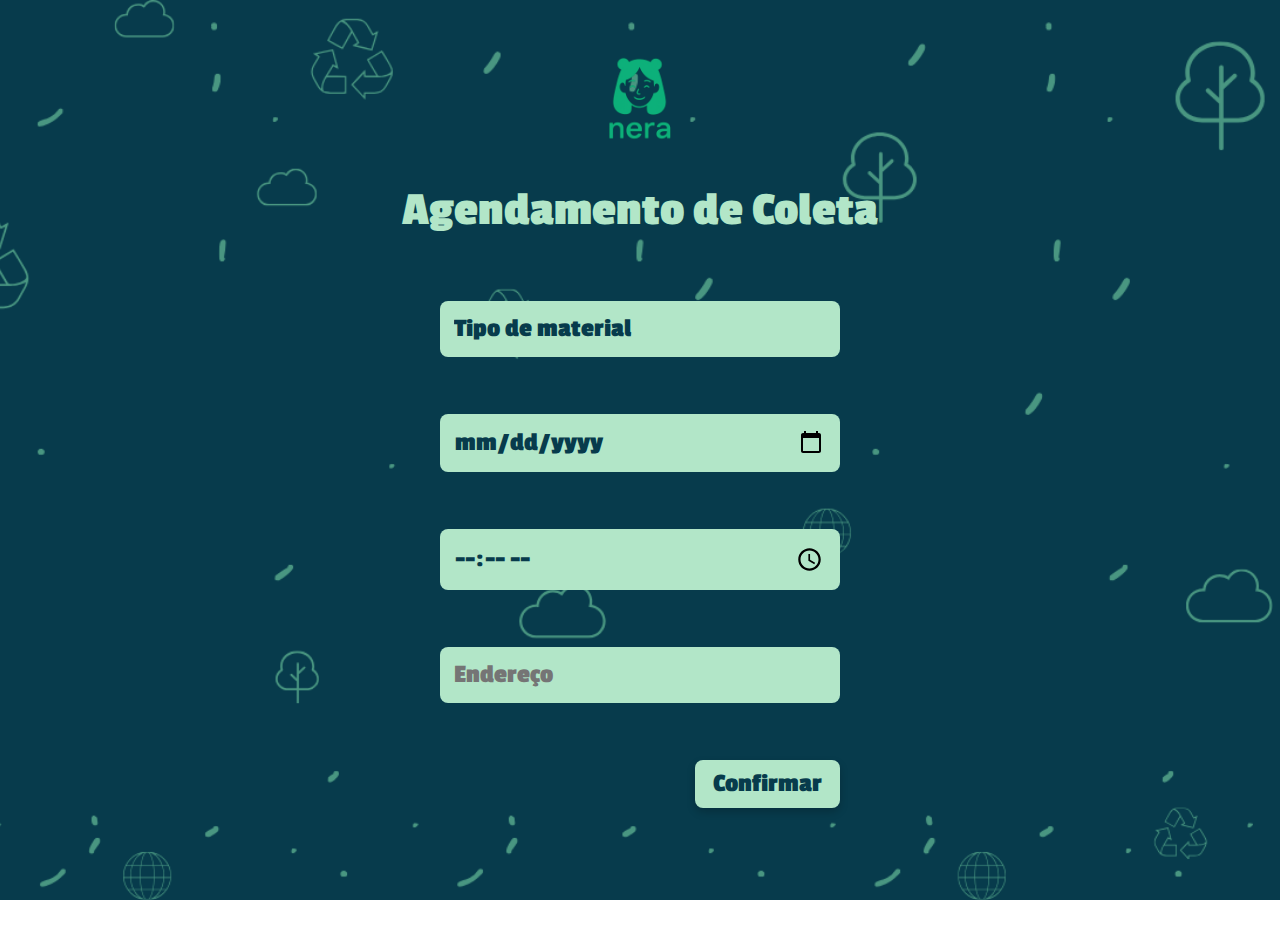
<file: NERA/screens/agendamento.html>
<!DOCTYPE html>
<html lang="pt-BR">
<head>
    <meta charset="UTF-8">
    <meta name="viewport" content="width=device-width, initial-scale=1.0">
    <title>Agendamento de Coleta</title>
    <link rel="preconnect" hr="https://fonts.googleapis.com">
    <link rel="preconnect" href="httefps://fonts.gstatic.com" crossorigin>
    <link href="https://fonts.googleapis.com/css2?family=Passion+One:wght@400;700;900&display=swap" rel="stylesheet">
    <link rel="stylesheet" href="../assets/CSS/agendamento.css">
    <link rel="stylesheet" href="../assets/CSS/global.css">
</head>
<body>

 <!-- LOGO NERA -->

<div class="logo-container">
  <a href="home.html">
    <img src="../assets/Images/NERA.png" alt="Logo NERA" class="logo-nera">
  </a>
</div>
    <h2>Agendamento de Coleta</h2>

<br>
<br>

    <!-- Formulário -->
    <form class="form-agendamento" action="../src/agendamento.php" method="post">
    
        <!-- Tipo de material -->
        <div class="campo">
            <select name="type_material">
                <option disabled selected>Tipo de material</option>
                <option value="papel">Papel</option>
                <option value="plastico">Plástico</option>
                <option value="vidro">Vidro</option>
                <option value="metal">Metal</option>
            </select>
        </div>

        <br>

        <!-- Data -->
        <div class="campo">
            <input type="date" name="date" placeholder="Data" required>
        </div>

        <br>

        <!-- Horário -->
        <div class="campo">
            <input type="time" name="time" placeholder="Horário" required> 
        </div> 

        <br>

        <!-- Endereço -->
        <div class="campo">
            <input type="text" name="adress" placeholder="Endereço" required>
        </div>

        <br>

        <!-- Botão -->
        <button type="submit">Confirmar</button>

    </form>

</body>
</html>
</file>
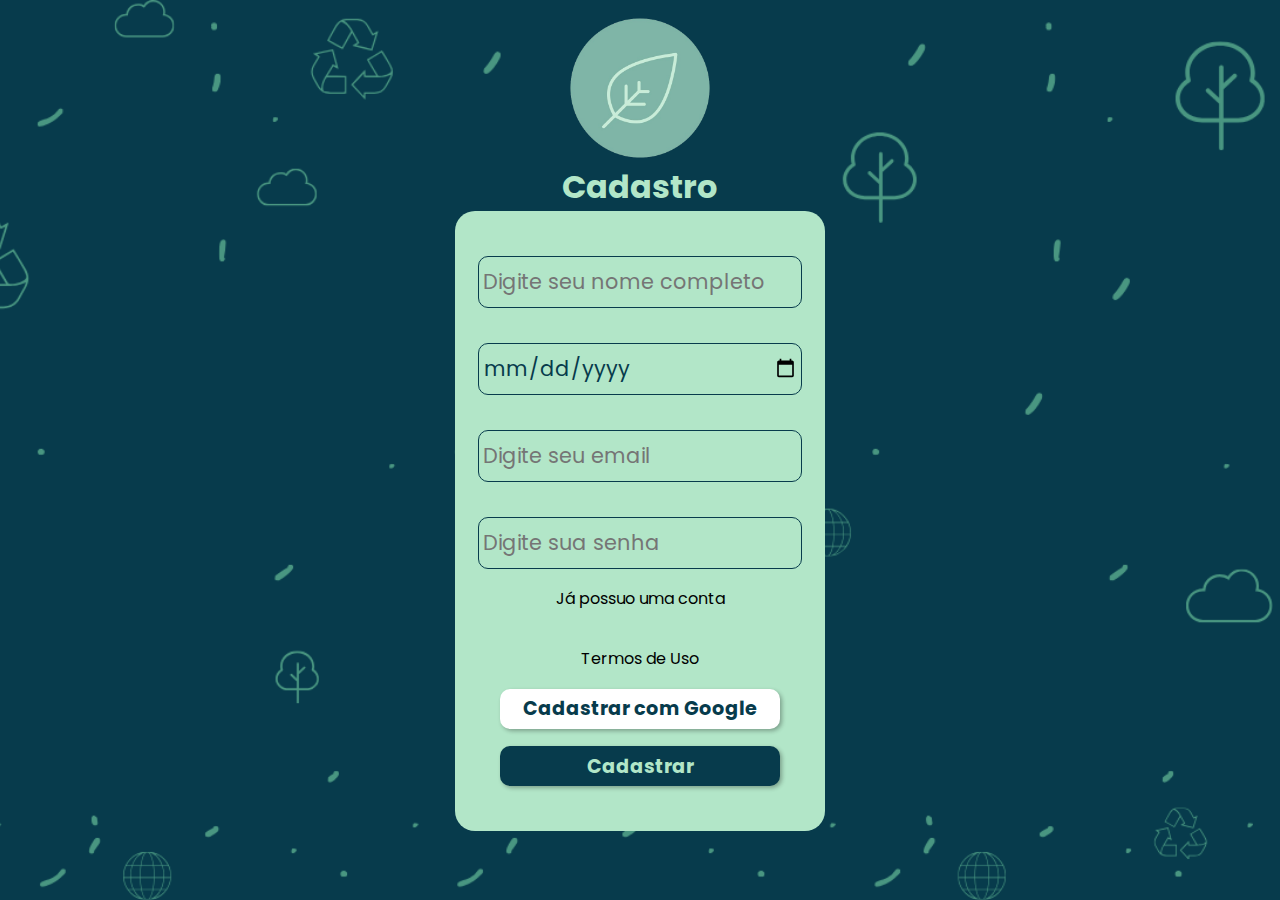
<file: NERA/screens/cadastro.html>
<!DOCTYPE html>
<html lang="pt-BR">
<head>
    <meta charset="UTF-8">
    <meta name="viewport" content="width=device-width, initial-scale=1.0">
    <title>Cadastro</title>
    <link rel="preconnect" href="https://fonts.googleapis.com">
    <link rel="preconnect" href="https://fonts.gstatic.com" crossorigin>
    <link href="https://fonts.googleapis.com/css2?family=Poppins:ital,wght@0,100;0,200;0,300;0,400;0,500;0,600;0,700;0,800;0,900;1,100;1,200;1,300;1,400;1,500;1,600;1,700;1,800;1,900&display=swap" rel="stylesheet">
    <link rel="stylesheet" href="../assets/CSS/global.css">
    <link rel="stylesheet" href="../assets/CSS/cadastro.css">
    <script src="../js/buttons.js"></script>
</head>
<body>
    <header>
        <img src="../assets/Images/icon.png" alt="Ícone" class="icon">
        <h1 class="titulo">Cadastro</h1>
    </header>
    <main>
        <div class="container">
            <form method="post" action="../src/cadastro.php">
                <input type="text" name="name" id="name" placeholder="Digite seu nome completo" required>
                <input type="date" name="date" id="date" placeholder="Insira sua data de nascimento" required>
                <input type="text" name="login" id="login" placeholder="Digite seu email" required>
                <input type="password" name="password" id="password" placeholder="Digite sua senha" required>

                <a href="login.html" class="jaPossuo">Já possuo uma conta</a>
                <a href="" class="termosDeUso">Termos de Uso</a>
                <button class="btn_google" onclick="clickCadastrarGoogle()">Cadastrar com Google</button>
                <button class="btn_2" type="submit" onclick="clickCadastrar()">Cadastrar</button>
            </form>
        </div>
    </main>
</body>
</html>
</file>
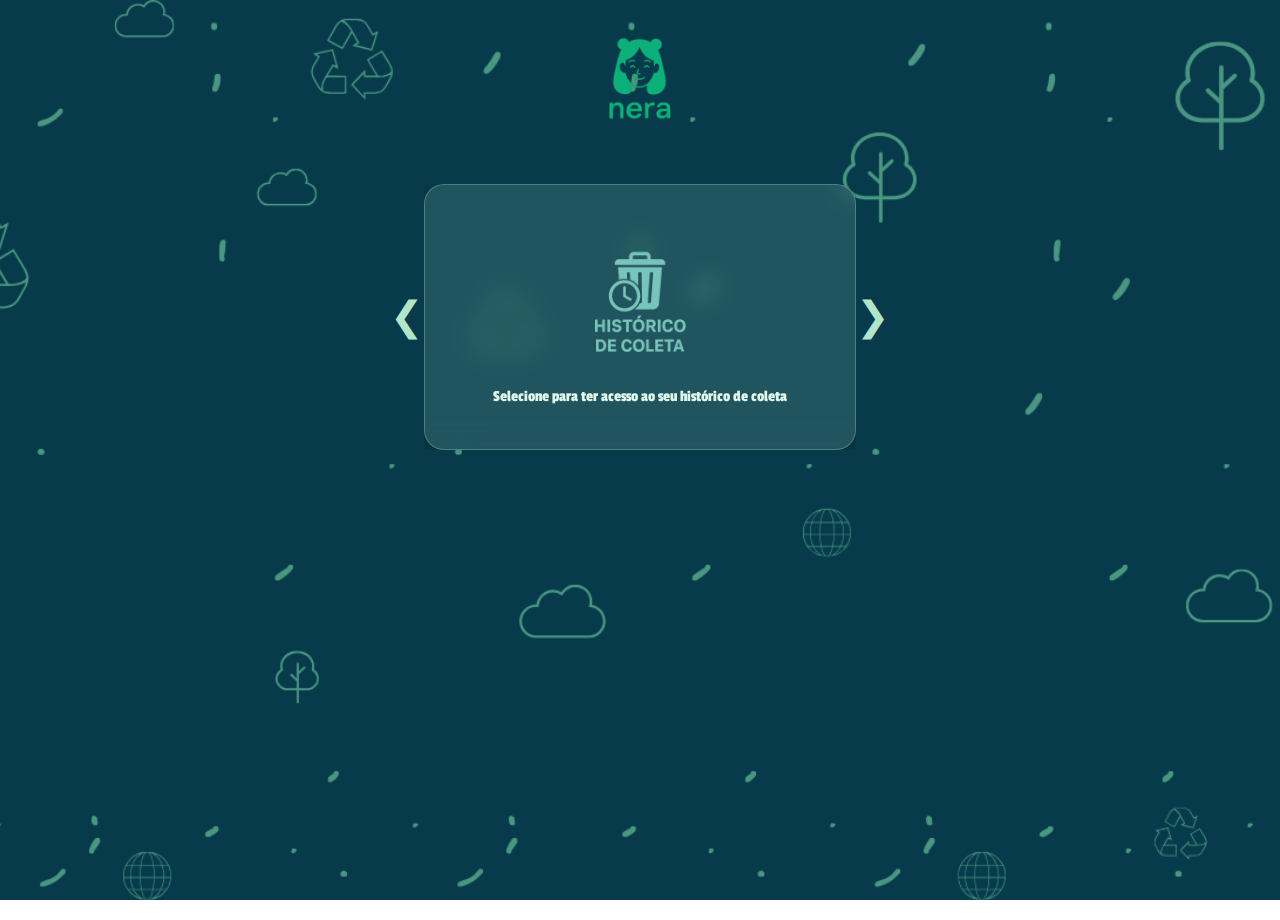
<file: NERA/screens/Coleta.html>
<!DOCTYPE html>
<html lang="pt-BR">
<head>
  <meta charset="UTF-8" />
  <meta name="viewport" content="width=device-width, initial-scale=1.0" />
  <title>Coleta - NERA</title>
  <link rel="stylesheet" href="../assets/CSS/Coleta.css" />
  <link rel="stylesheet" href="../assets/CSS/global.css">
  <link href="https://fonts.googleapis.com/css2?family=Passion+One&display=swap" rel="stylesheet">
</head>
<body>
 

    <div class="logo-container">
        <a href="home.html">
          <img src="../assets/Images/NERA.png" alt="Logo NERA" class="logo-nera" >
        </a>
      </div>

   

    <div class="carousel-container">
        <button class="arrow left" onclick="prevSlide()">&#10094;</button>
      
        <div class="carousel">
          <div class="card active"  onclick="window.location.href='../screens/Historico.html'">
            <img src="../assets/Images/Hitorico.png" alt="Histórico de Coleta" class="Icon" />
      
            <p>Selecione para ter acesso ao seu histórico de coleta</p>
          </div>
      
          <div class="card"  onclick="window.location.href='../screens/pontos_coleta.html'">
            <img src="../assets/Images/Pontos.png" alt="Pontos de Coleta" class="Icon" />
   
            <p>Selecione para visualizar pontos de coleta próximos de você</p>
          </div>
      
          <div class="card"  onclick="window.location.href='../screens/Coletor.html'">
            <img src="../assets/Images/Coletor.png" alt="Tornar Coletor" class="Icon" />
   
            <p>Selecione para se tornar um coletor</p>
          </div>
      
          <div class="card"  onclick="window.location.href='../screens/Status.html'">
            <img src="../assets/Images/Status.png" alt="Status de Coleta" class="Icon" />
        
            <p>Selecione para visualizar os status de coleta</p>
          </div>
        </div>
      
        <button class="arrow right" onclick="nextSlide()">&#10095;</button>
      </div>
      
  <script src="../js/Coleta.js"></script>
</body>
</html>
</file>
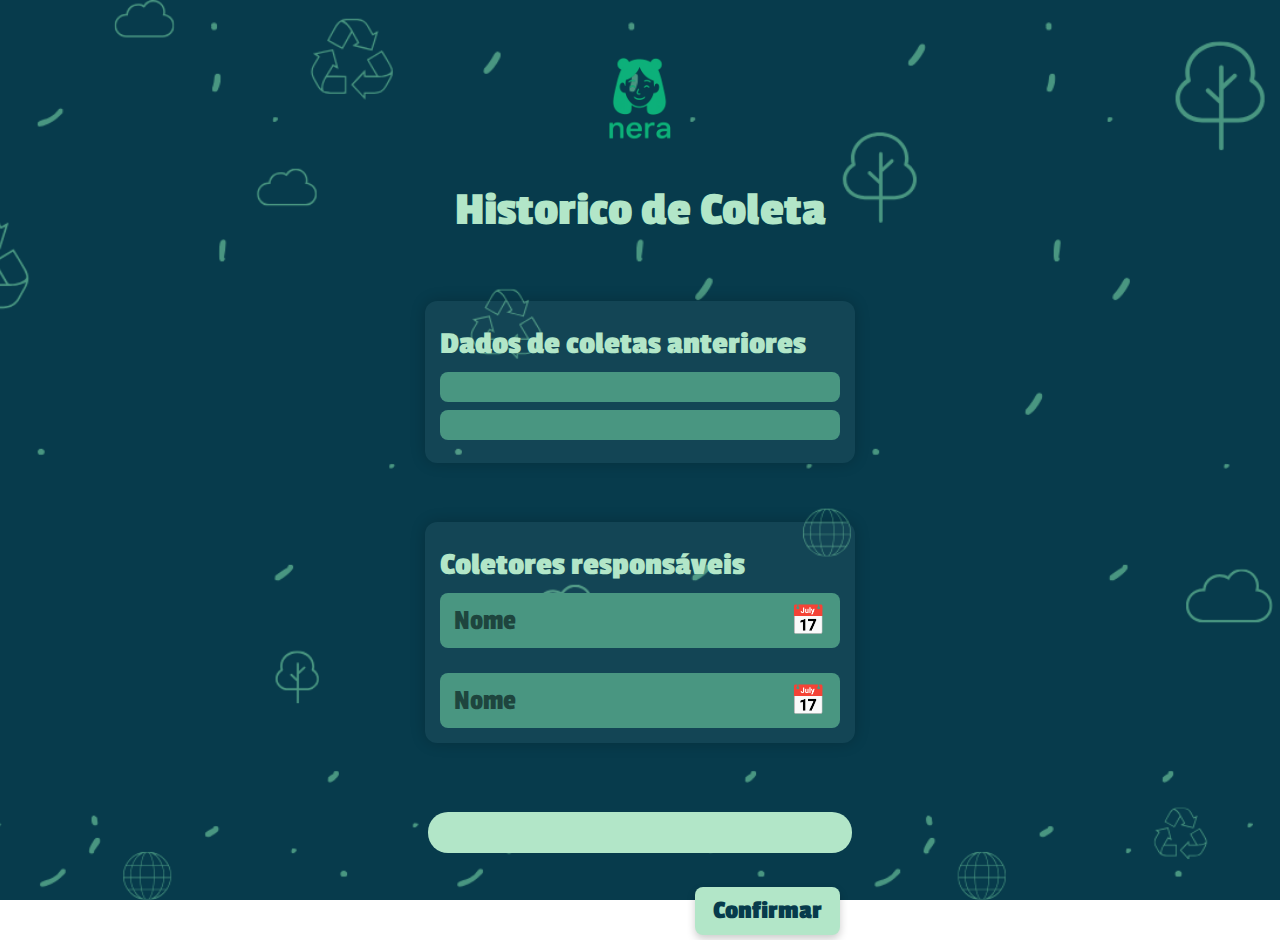
<file: NERA/screens/Historico.html>
<!DOCTYPE html>
<html lang="pt-BR">
<head>
    <meta charset="UTF-8">
    <meta name="viewport" content="width=device-width, initial-scale=1.0">
    <link href="https://fonts.googleapis.com/css2?family=Passion+One&display=swap" rel="stylesheet">
    <link rel="stylesheet" href="../assets/CSS/Historico.css">
    <link rel="stylesheet" href="../assets/CSS/global.css">
    <title>Historico</title>
</head>
<body>

  <!-- LOGO NERA -->

<div class="logo-container">
  <a href="home.html">
    <img src="../assets/Images/NERA.png" alt="Logo NERA" class="logo-nera">
  </a>
</div>
  <h2>Historico de Coleta</h2>
  <br>
  <br>


   <div class="card">
    <h2>Dados de coletas anteriores</h2>
    <div class="info-box"></div>
    <div class="info-box"></div>
  </div>
<br>
<br>
  <div class="card">
    <h2>Coletores responsáveis</h2>
    <div class="coletor-row">
      <span>Nome</span>
      <span>📅</span>
    </div>
<br>

    <div class="coletor-row">
      <span>Nome</span>
      <span>📅</span>
    </div>
  </div>
<br>
<br>
  <div class="search-container">
    <input type="text" class="search-input" placeholder="Pesquisar coleta">

    
  </div>

<br>
<br>

<div class="botao-container">
  <button type="submit">Confirmar</button>
</div>

</body>
</html>
</file>
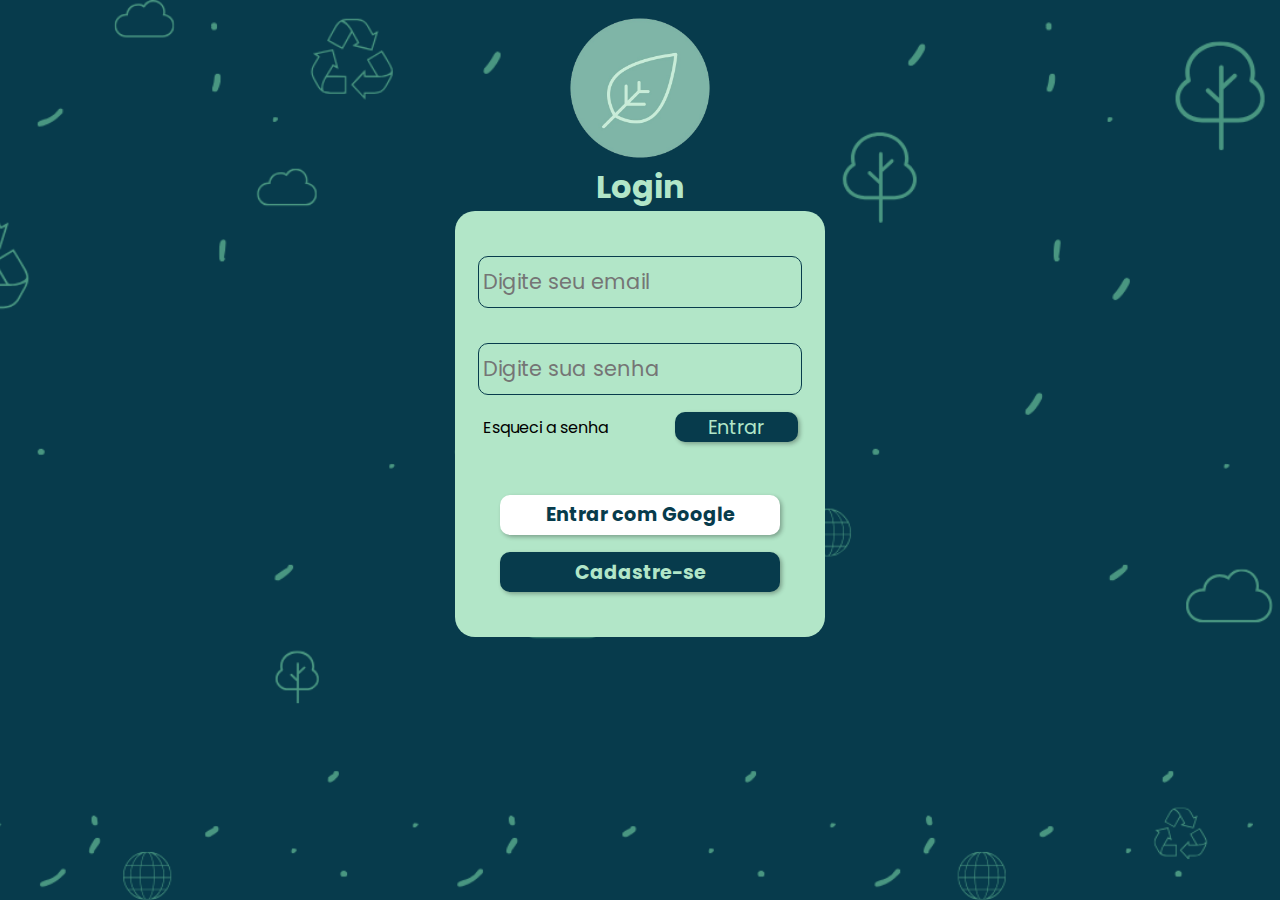
<file: NERA/screens/login.html>
<!DOCTYPE html>
<html lang="pt-BR">
<head>
    <meta charset="UTF-8">
    <meta name="viewport" content="width=device-width, initial-scale=1.0">
    <title>Login</title>
    <link rel="preconnect" href="https://fonts.googleapis.com">
    <link rel="preconnect" href="https://fonts.gstatic.com" crossorigin>
    <link href="https://fonts.googleapis.com/css2?family=Poppins:ital,wght@0,100;0,200;0,300;0,400;0,500;0,600;0,700;0,800;0,900;1,100;1,200;1,300;1,400;1,500;1,600;1,700;1,800;1,900&display=swap" rel="stylesheet">

    <link rel="stylesheet" href="../assets/CSS/login.css">
    <script src="../js/buttons.js"></script>
</head>
<body>
    <header>
        <img src="../assets/Images/icon.png" alt="Ícone" class="icon">
        <h1 class="titulo">Login</h1>
    </header>
    <main>
        <div class="container">
            <form method="post" action="../src/login.php">
                <input type="text" name="login" id="login" placeholder="Digite seu email" required>
                <input type="password" name="password" id="password" placeholder="Digite sua senha" required>

                <div class="row">
                    <a href="" class="esqueciAsenha">Esqueci a senha</a>
                    <button type="submit" class="btn_1" onclick="clickEntrar()">Entrar</button>
                </div>
                <button class="btn_google" onclick="clickEntrarGoogle()">Entrar com Google</button>
                <button class="btn_2" onclick="clickCadastre_se()">Cadastre-se</button>
            </form>
        </div>
    </main>
</body>
</html>
</file>
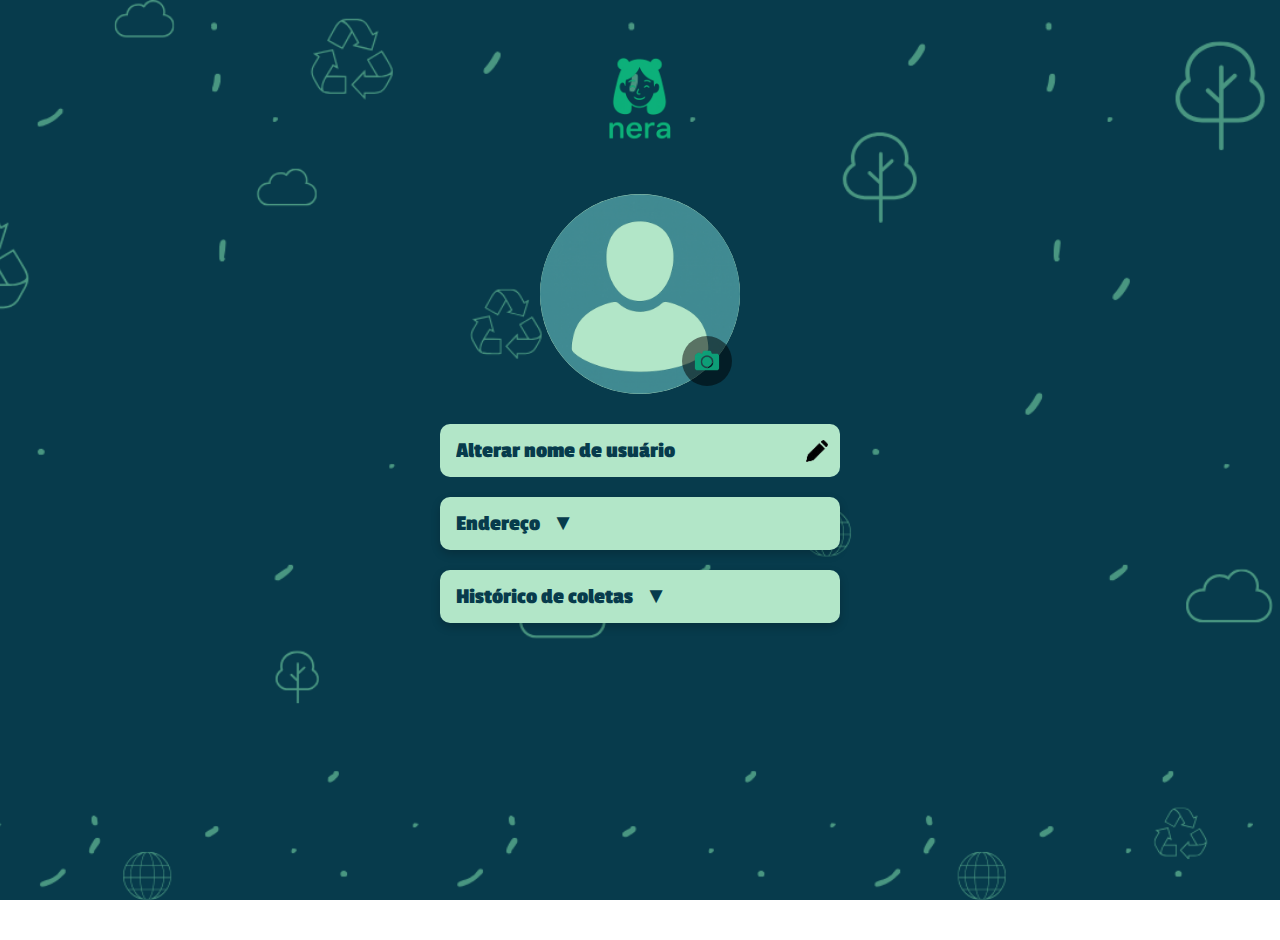
<file: NERA/screens/Perfil.html>
<!DOCTYPE html>
<html lang="pt-BR">
<head>
  <meta charset="UTF-8" />
  <meta name="viewport" content="width=device-width, initial-scale=1.0"/>
  <title>Perfil</title>
  <link href="https://fonts.googleapis.com/css2?family=Passion+One&display=swap" rel="stylesheet">
  <link rel="stylesheet" href="../assets/CSS/Perfil.css">
  <link rel="stylesheet" href="../assets/CSS/global.css">
</head>
<body>


<!-- LOGO NERA -->

<div class="logo-container">
  <a href="home.html">
    <img src="../assets/Images/NERA.png" alt="Logo NERA" class="logo-nera">
  </a>
</div>


  <!-- ========================= -->
  <!-- FOTO DE PERFIL COM CAMERA -->
  <!-- ========================= -->
  <div class="profile-container">
    <img src="../assets/Images/Perfil.png" alt="Usuário" class="profile-pic" id="profilePic">
    
    <!-- Ícone de câmera -->
    <label for="uploadInput" class="camera-icon">
      <img src="../assets/Images/Camera.png" alt="Alterar Foto">
    </label>
    
    <!-- Input oculto para upload -->
    <input type="file" id="uploadInput" accept="image/*" style="display: none;">
  </div>

  <!-- ========================= -->
  <!-- FORMULÁRIO DE PERFIL -->
  <!-- ========================= -->
  <form class="form-agendamento" onsubmit="return false;">

    <!-- Alterar Nome -->
    <div class="campo campo-icone">
      <input id="nomeUsuario" type="text" value="Alterar nome de usuário" readonly>
      <img id="btnEditar" src="../assets/Images/ícone_lapis.png" alt="Editar" class="icon-inline">
    </div>

    <!-- Endereço -->
    <div class="campo campo-endereco">
      <button type="button" class="dropdown-toggle" aria-expanded="false" id="toggleEndereco">
        <span>Endereço</span>
        <span class="chevron">▼</span>
      </button>
      <div class="dropdown-menu" id="menuEndereco" aria-hidden="true">
        <button type="button" class="dropdown-item-endereco">Rua Exemplo, 123</button>
        <button type="button" class="dropdown-item-endereco">Avenida Modelo, 456</button>
        <hr>
        <button type="button" id="adicionarBtn" class="dropdown-item add-endereco">
          + Adicionar Endereço
        </button>
      </div>
    </div>

    <!-- Histórico de Coletas -->
    <div class="campo campo-historico">
      <button type="button" class="dropdown-toggle" aria-expanded="false" id="toggleHistorico">
        <span>Histórico de coletas</span>
        <span class="chevron">▼</span>
      </button>
      <div class="dropdown-menu" id="menuHistorico" aria-hidden="true">
        <button type="button" class="dropdown-item-historico">Coleta 01 — 10/09/2025</button>
        <button type="button" class="dropdown-item-historico">Coleta 02 — 05/09/2025</button>
        <button type="button" class="dropdown-item-historico">Coleta 03 — 28/08/2025</button>
        <div class="dropdown-empty">Mostrar mais...</div>
      </div>
    </div>

  </form>

  <!-- ========================= -->
  <!-- MODAL ADICIONAR ENDEREÇO -->
  <!-- ========================= -->
  <div class="modal" id="enderecoModal">
    <div class="modal-content">
      <button class="modal-close">✖</button>
      <p>CEP</p>
      <input type="text" placeholder="XXXXX-XXX">
      <p>Número</p>
      <input type="text" placeholder="Digite o número da sua casa">
      <button id="salvarBtn">Salvar Endereço</button>
    </div>
  </div>

  


  <!-- ========================= -->
  <!-- SCRIPTS -->
  <!-- ========================= -->
  <script>
    /* === Alterar Nome === */
    const btnEditar = document.getElementById('btnEditar');
    const nomeInput = document.getElementById('nomeUsuario');

    btnEditar?.addEventListener('click', () => {
      if (nomeInput.hasAttribute('readonly')) {
        nomeInput.removeAttribute('readonly');
        nomeInput.focus();
        nomeInput.select();
      } else {
        nomeInput.setAttribute('readonly', '');
        nomeInput.blur();
      }
    });

    /* === Dropdown Histórico === */
    const toggleHistorico = document.getElementById('toggleHistorico');
    const menuHistorico = document.getElementById('menuHistorico');

    function closeHistorico() {
      toggleHistorico.setAttribute('aria-expanded', 'false');
      menuHistorico.setAttribute('aria-hidden', 'true');
      menuHistorico.style.display = 'none';
    }

    function openHistorico() {
      toggleHistorico.setAttribute('aria-expanded', 'true');
      menuHistorico.setAttribute('aria-hidden', 'false');
      menuHistorico.style.display = 'block';
    }

    toggleHistorico?.addEventListener('click', () => {
      const expanded = toggleHistorico.getAttribute('aria-expanded') === 'true';
      expanded ? closeHistorico() : openHistorico();
    });

    document.addEventListener('click', (e) => {
      if (!toggleHistorico.contains(e.target) && !menuHistorico.contains(e.target)) {
        closeHistorico();
      }
    });

    document.querySelectorAll('.dropdown-item-historico').forEach(btn => {
      btn.addEventListener('click', () => {
        toggleHistorico.querySelector('span').textContent = btn.textContent;
        closeHistorico();
      });
    });

    closeHistorico();

    /* === Dropdown Endereço === */
    const toggleEndereco = document.getElementById('toggleEndereco');
    const menuEndereco = document.getElementById('menuEndereco');

    function closeEndereco() {
      toggleEndereco.setAttribute('aria-expanded', 'false');
      menuEndereco.setAttribute('aria-hidden', 'true');
      menuEndereco.style.display = 'none';
    }

    function openEndereco() {
      toggleEndereco.setAttribute('aria-expanded', 'true');
      menuEndereco.setAttribute('aria-hidden', 'false');
      menuEndereco.style.display = 'block';
    }

    toggleEndereco?.addEventListener('click', () => {
      const expanded = toggleEndereco.getAttribute('aria-expanded') === 'true';
      expanded ? closeEndereco() : openEndereco();
    });

    document.addEventListener('click', (e) => {
      if (!toggleEndereco.contains(e.target) && !menuEndereco.contains(e.target)) {
        closeEndereco();
      }
    });

    document.querySelectorAll('.dropdown-item-endereco').forEach(btn => {
      btn.addEventListener('click', () => {
        toggleEndereco.querySelector('span').textContent = btn.textContent;
        closeEndereco();
      });
    });

    closeEndereco();

    /* === Modal Endereço === */
    const adicionarBtn = document.getElementById("adicionarBtn");
    const modal = document.getElementById("enderecoModal");
    const salvarBtn = document.getElementById("salvarBtn");
    const closeBtn = document.querySelector(".modal-close");

    adicionarBtn.addEventListener("click", () => {
      modal.style.display = "flex";
    });

    salvarBtn.addEventListener("click", () => {
      modal.style.display = "none";
    });

    closeBtn.addEventListener("click", () => {
      modal.style.display = "none";
    });

    /* === Alterar foto de perfil === */
    const profilePic = document.getElementById("profilePic");
    const uploadInput = document.getElementById("uploadInput");

    uploadInput.addEventListener("change", (event) => {
      const file = event.target.files[0];
      if (file) {
        const reader = new FileReader();
        reader.onload = function(e) {
          profilePic.src = e.target.result;
        };
        reader.readAsDataURL(file);
      }
    });
  </script>

</body>
</html>
</file>
<file: NERA/assets/CSS/agendamento.css>
/* Fundo */
body {  
    display: flex;
    flex-direction: column;
    align-items: center;
    padding: 20px;
  }
  
  /* Ícone */
  .Icon {
    width: 18%;
    max-width: 120px;
    margin-top: 20px;
    height: auto;
  }
  
  /* Título */
  h2 {
    font-size: 2.5rem;
    font-weight: bold;
    color: #B2E6C8;
    margin: 10px 0 30px 0;
    text-align: center;
    background-color: transparent;
  }
  
  
  /* Campos */
  .campo select,
  .campo input {
    width: 100%;
    box-sizing: border-box;
    padding: 14px;       /* altura confortável */
    border: none;
    border-radius: 8px;
    background-color: #B2E6C8;
    font-size: 1.6rem;
    font-weight: bold;
    color: #073B4C;
    outline: none;
    cursor: pointer;
  }
  
  /* Formulário */
  .form-agendamento {
    width: 80%;          /* mesmo padrão dos campos */
    max-width: 400px;
    display: flex;
    flex-direction: column;
    gap: 20px;           /* espaçamento entre os campos */
    margin: 0 auto;
    background-color: transparent;
  }
  
  /* Botão alinhado à direita */
  button {
    align-self: flex-end;   /* 🔥 joga o botão para o canto direito */
    padding: 10px 18px;
    border: none;
    border-radius: 8px;
    background-color: #B2E6C8;
    color: #073B4C;
    font-size: 1.6rem;
    font-weight: bold;
    cursor: pointer;
    transition: 0.3s;
    box-shadow: 0 4px 8px rgba(0,0,0,0.2);
    
  }
  
  
  /* Select */
  .campo select {
    appearance: none;
    -webkit-appearance: none;
    -moz-appearance: none;
  }
  
  /* Estilo das opções */
  .campo select option {
    background-color: #B2E6C8;
    color: #073B4C;
    font-size: 1.6rem;
    font-weight: bold;
  }
</file>
<file: NERA/assets/CSS/global.css>
* {
    margin: 0;
    padding: 0;
    font-family: "Poppins", "Passion One";
  }

html, body{
    height: 100%;
    background-image: url(../Images/Fundo.png);
    background-repeat: no-repeat;
    background-size: cover;
    background-position: center;
    background-attachment: fixed;
}


/* Ícone */
.Icon {
  width: 18%;
  max-width: 120px;
  margin-top: 20px;
  height: auto;
}

/* Título */
h2 {
  font-size: 3rem;
  font-weight: bold;
  color: #B2E6C8;
  margin: 10px 0 30px 0;
  text-align: center;
}

:root {
  --clr-bg: #073B4C;
  --clr-icon: rgba(178, 230, 200, 0.5);
  --clr-active: #B2E6C8;
  --clr-text: rgba(178, 230, 200, 0.5);
  --clr-text-active: #1E453E; 
}




.top-bar-search {
  display: flex;
  justify-content: space-between;
  align-items: center;
  padding: 12px 20px;
  background: rgba(255, 255, 255, 0.05);
}

.top-bar-search .search-input {
  flex: 1;
  margin: 0 10px;
  padding: 8px;
  border-radius: 8px;
  border: none;
  outline: none;
}

.top-bar-search .notif-btn img {
  width: 24px;
  height: 24px;
}

.card-container {
  display: grid;
  grid-template-columns: repeat(auto-fit, minmax(150px, 1fr));
  gap: 20px;
  padding: 20px;
}

.card {
  background: rgba(255, 255, 255, 0.05);
  border-radius: 12px;
  text-align: center;
  padding: 15px;
  color: var(--clr-text-active);
  box-shadow: 0 0 15px rgba(0,0,0,0.2);
}

.card img {
  width: 100%;
  border-radius: 8px;
}


/* ========================= */
/* LOGO NERA */
/* ========================= */
.logo-container {
  margin-top: 20px;
  margin-bottom: 10px;
  display: flex;
  justify-content: center;
  align-items: center;

}

.logo-container a {
  display: inline-block;
}

.logo-nera {
  width: 120px;   /* ajusta o tamanho da logo */
  height: auto;
  cursor: pointer;
  transition: transform 0.2s ease;
}

.logo-nera:hover {
  transform: scale(1.05); /* efeito ao passar o mouse */
}
</file>
<file: NERA/assets/CSS/cadastro.css>
header{
    display: flex;
    flex-direction: column;
    align-items: center;
}

.icon{
    width: 50%;
    margin-top: 1%;
    max-width: 150px;
}

.titulo{
    font-weight: bold;
    color: #b2e6c8;
}

main{
    display: flex;
    justify-content: center;
    align-items: center;
}

.container{
    width: 75%;
    height: 100%;
    display: flex;
    flex-direction: column;
    align-items: center;
    background-color: #b2e6c8;
    padding: 10px;
    border-radius: 2ch;
    max-width: 350px;
}

form{
    background-color: #b2e6c8;
    width: 100%;
    display: flex;
    flex-direction: column;
    justify-content: center;
    align-items: center;
}

input{
    margin-top: 10%;
    width: 90%;
    height: 50px;
    background-color: #b2e6c8;
    color: #073B4C;
    border: 1px solid #073B4C;
    padding: 0 1% 0 1%;
    border-radius: 10px;
    font-size: 130%;
    min-width: 180px;
}

a{
    background-color: #b2e6c8;
    text-decoration: none;
    color: black;
}

.jaPossuo{
    margin-top: 5%;
}

.termosDeUso{
    margin-top: 10%;
}

.btn_1{
    width: 35%;
    background-color: #073B4C;
    color: #b2e6c8;
    margin-right: 5%;
    height: 30px;
    border-radius: 10px;
    border: none;
    box-shadow: 2px 2px 4px 0px rgba(0, 0, 0, 0.3);
    font-size: 120%;
}

.btn_google{
    border: none;
    margin-top: 5%;
    margin-bottom: 5%;
    height: 40px;
    width: 80%;
    border-radius: 10px;
    color: #073B4C;
    background-color: #FFFFFF;
    box-shadow: 2px 2px 4px 0px rgba(0, 0, 0, 0.3);
    font-weight: bold;
    font-size: 120%;
}

.btn_2{
    border: none;
    height: 40px;
    width: 80%;
    margin-bottom: 10%;
    border-radius: 10px;
    background-color: #073B4C;
    color: #b2e6c8;
    box-shadow: 2px 2px 4px 0px rgba(0, 0, 0, 0.3);
    font-weight: bold;
    font-size: 120%;
}
</file>
<file: NERA/assets/CSS/Historico.css>
/* Fundo */
body {
  display: flex;
  flex-direction: column;
  align-items: center;
  padding: 20px;
  font-family: 'Passion One', sans-serif;
}

/* Ícone */
.Icon {
  width: 18%;
  max-width: 120px;
  margin-top: 20px;
  height: auto;
}

/* Título */
h2 {
  font-size: 3rem;
  font-weight: bold;
  color: #B2E6C8;
  margin: 10px 0 30px 0;
  text-align: center;
}

/* 🔥 Cards */
.card {
  background-color: #B2E6C8;
  padding: 15px;
  border-radius: 10px;
  width: 80%;
  max-width: 400px;
  box-shadow: 0 4px 8px rgba(0,0,0,0.2);
  margin-bottom: 25px;
}

.card h2 {
  font-size: 2rem;
  color: #B2E6C8;
  margin-bottom: 10px;
  text-align: left;
}

/* Box de informações */
.info-box {
  background-color: #499681;
  height: 30px;
  border-radius: 8px;
  margin: 8px 0;
}

/* Linha de coletores */
.coletor-row {
  display: flex;
  justify-content: space-between;
  align-items: center;
  background-color: #499681;
  padding: 10px 14px;
  border-radius: 8px;
  font-size: 1.8rem;
  margin-top: 8px;
}

/* Barra de pesquisa */
.search-container {
  display: flex;
  align-items: center;
  background-color: #B2E6C8;
  border-radius: 20px;
  padding: 8px 12px;
  width: 80%;
  max-width: 400px;
  margin-top: 10px;
}

.search-input {
  flex: 1;
  border: none;
  background: transparent;
  outline: none;
  font-size: 1.4rem;
  color: #073b4c;
}

.search-input::placeholder {
  color: #B2E6C8;
  opacity: 0.7;
}



/* Botão alinhado à direita */
button {
  align-self: flex-end;   /* 🔥 joga o botão para o canto direito */
  padding: 10px 18px;
  border: none;
  border-radius: 8px;
  background-color: #B2E6C8;
  color: #073B4C;
  font-size: 1.6rem;
  font-weight: bold;
  cursor: pointer;
  transition: 0.3s;
  font-family: 'Passion One', sans-serif;
  box-shadow: 0 4px 8px rgba(0,0,0,0.2);
}



.botao-container {
  width: 80%;
  max-width: 400px;
  display: flex;
  justify-content: flex-end; /* joga o botão para direita */
}
</file>
<file: NERA/assets/CSS/login.css>
* {
    margin: 0;
    padding: 0;
    font-family: "Poppins", "Passion One";
  }

html, body{
    height: 100%;
    background-image: url(../Images/Fundo.png);
    background-repeat: no-repeat;
    background-size: cover;
    background-position: center;
    background-attachment: fixed;
}




header{
    display: flex;
    flex-direction: column;
    align-items: center;
}

.icon{
    width: 50%;
    margin-top: 1%;
    max-width: 150px;
}

.titulo{
    font-weight: bold;
    color: #b2e6c8;
}

main{
    display: flex;
    justify-content: center;
    align-items: center;
}

.container{
    width: 75%;
    height: 100%;
    display: flex;
    flex-direction: column;
    align-items: center;
    background-color: #b2e6c8;
    padding: 10px;
    border-radius: 2ch;
    max-width: 350px;
}

form{
    background-color: #b2e6c8;
    width: 100%;
    display: flex;
    flex-direction: column;
    justify-content: center;
    align-items: center;
    min-width: 180px;
}

input{
    margin-top: 10%;
    width: 90%;
    height: 50px;
    background-color: #b2e6c8;
    color: #073B4C;
    border: 1px solid #073B4C;
    padding: 0 1% 0 1%;
    border-radius: 10px;
    font-size: 130%;
    min-width: 170px;
}

.row{
    margin-top: 5%;
    background-color: #b2e6c8;
    display: flex;
    align-items: center;
    justify-content: space-between;
    width: 100%;
}

a{
    background-color: #b2e6c8;
    text-decoration: none;
    color: black;
    margin-left: 5%;
}

.btn_1{
    width: 35%;
    background-color: #073B4C;
    color: #b2e6c8;
    margin-right: 5%;
    height: 30px;
    border-radius: 10px;
    border: none;
    box-shadow: 2px 2px 4px 0px rgba(0, 0, 0, 0.3);
    font-size: 120%;
}

.btn_google{
    border: none;
    margin-top: 15%;
    margin-bottom: 5%;
    height: 40px;
    width: 80%;
    border-radius: 10px;
    color: #073B4C;
    background-color: #FFFFFF;
    box-shadow: 2px 2px 4px 0px rgba(0, 0, 0, 0.3);
    font-weight: bold;
    font-size: 120%;
}

.btn_2{
    border: none;
    height: 40px;
    width: 80%;
    margin-bottom: 10%;
    border-radius: 10px;
    color: #b2e6c8;
    background-color: #073B4C;
    box-shadow: 2px 2px 4px 0px rgba(0, 0, 0, 0.3);
    font-weight: bold;
    font-size: 120%;
}

.btn_1:hover{
    opacity: 0.9;
}

.btn_1:active{
    opacity: 0.7;
}

.btn_google:hover{
    opacity: 0.9;
}

.btn_google:active{
    opacity: 0.7;
}

.btn_2:hover{
    opacity: 0.9;
}

.btn_2:active{
    opacity: 0.7;     
}
</file>
<file: NERA/assets/CSS/Perfil.css>
/* ========================= */
/* FUNDO E BODY */
/* ========================= */
body {
  background-image: url(Images/Fundo.png);
  background-repeat: no-repeat;
  background-size: cover;
  background-position: center;
  background-attachment: fixed;
  display: flex;
  flex-direction: column;
  align-items: center;
  padding: 20px;
  font-family: 'Passion One', sans-serif;
  margin: 0;
}

/* ========================= */
/* LOGO NERA */
/* ========================= */
.logo-container {
  margin: 20px 0 10px 0;
  display: flex;
  justify-content: center;
  align-items: center;
}

.logo-container a {
  display: inline-block;
}

.logo-nera {
  width: 120px;
  height: auto;
  cursor: pointer;
  transition: transform 0.2s ease;
}

.logo-nera:hover {
  transform: scale(1.08);
}

/* ========================= */
/* FORMULÁRIO E CAMPOS */
/* ========================= */
.form-agendamento {
  width: 80%;
  max-width: 400px;
  display: flex;
  flex-direction: column;
  gap: 20px;
  margin: 0 auto;
}

.campo {
  position: relative;
  width: 100%;
}

.campo input,
.campo select,
.campo-historico .dropdown-toggle,
.campo-endereco .dropdown-toggle {
  width: 100%;
  box-sizing: border-box;
  padding: 14px 16px;
  border: none;
  border-radius: 10px;
  background-color: #B2E6C8;
  font-size: 1.4rem;
  font-weight: bold;
  color: #073B4C;
  outline: none;
  cursor: pointer;
  font-family: 'Passion One', sans-serif;
  display: block;
  transition: all 0.3s ease;
}

.campo input:focus,
.campo select:focus {
  box-shadow: 0 0 10px rgba(0,0,0,0.15);
  transform: scale(1.02);
}

/* Aparência do select */
.campo select {
  appearance: none;
  -webkit-appearance: none;
  -moz-appearance: none;
}

/* Opções do select */
.campo select option {
  background-color: #B2E6C8;
  color: #073B4C;
  font-size: 1.4rem;
  font-weight: bold;
}

/* Dropdown menu */
.dropdown-menu {
  display: none;
  position: relative;
  margin-top: 8px;
  width: 100%;
  max-height: 28vh;
  overflow-y: auto;
  background-color: #B2E6C8;
  border-radius: 10px;
  box-shadow: 0 6px 12px rgba(0,0,0,0.18);
  padding: 8px;
  z-index: 30;
}

.campo-historico .dropdown-toggle,
.campo-endereco .dropdown-toggle {
  text-align: left;
  justify-content: space-between;
  align-items: center;
}

/* Pequena seta dentro do dropdown */
.chevron {
  font-size: 1.4rem;
  line-height: 1;
  margin-left: 8px;
}

/* Botão adicionar endereço */
.add-endereco {
  color: #2E4152;
  background-color: #E6F7EC;
  font-weight: bold;
  text-align: center;
  border-radius: 10px;
  padding: 12px;
  cursor: pointer;
  transition: background 0.3s ease;
}

.add-endereco:hover {
  background-color: #CDEED9;
}

/* Mensagem de dropdown vazio */
.dropdown-empty {
  text-align: center;
  padding: 8px;
  font-size: 1.3rem;
  color: #073B4C;
  opacity: 0.8;
}

/* ========================= */
/* BOTÕES */
/* ========================= */
button {
  align-self: flex-end;
  padding: 12px 20px;
  border: none;
  border-radius: 10px;
  background-color: #B2E6C8;
  color: #073B4C;
  font-size: 1.4rem;
  font-weight: bold;
  cursor: pointer;
  transition: all 0.3s ease;
  box-shadow: 0 4px 10px rgba(0,0,0,0.2);
}

/* ========================= */
/* ICONES E CAMPOS COM ICONES */
/* ========================= */
.campo-icone input {
  padding-right: 44px;
}

.icon-inline {
  position: absolute;
  right: 12px;
  top: 50%;
  transform: translateY(-50%);
  width: 22px;
  height: auto;
  cursor: pointer;
}

/* ========================= */
/* PERFIL / FOTO COM CÂMERA */
/* ========================= */
.profile-container {
  position: relative;
  width: 50%;
  max-width: 200px;
  margin: 20px 0 30px 0;
}

.profile-pic {
  width: 100%;
  border-radius: 50%;
  background-color: #B2E6C8;
  display: block;
  object-fit: cover;
}

/* Ícone de câmera sobre a foto */
.camera-icon {
  position: absolute;
  bottom: 8px;
  right: 8px;
  background-color: rgba(0, 0, 0, 0.5);
  border-radius: 50%;
  width: 50px;
  height: 50px;
  cursor: pointer;
  display: flex;
  justify-content: center;
  align-items: center;
  transition: background 0.3s;
}

.camera-icon:hover {
  background-color: rgba(0, 0, 0, 0.7);
}

.camera-icon img {
  width: 40px;
  height: 40px;
  object-fit: contain;
}

/* ========================= */
/* MODAL */
/* ========================= */
.modal {
  display: none;
  position: fixed;
  top: 0;
  left: 0;
  width: 100%;
  height: 100%;
  background: rgba(0,0,0,0.4);
  justify-content: center;
  align-items: center;
  z-index: 1000;
}

.modal-content {
  background: #ffffff;
  padding: 25px 20px;
  border-radius: 16px;
  text-align: center;
  width: 85%;
  max-width: 360px;
  box-shadow: 0 8px 20px rgba(0,0,0,0.25);
  position: relative;
}

.modal-close {
  position: absolute;
  top: 8px;
  right: 8px;
  background: none;
  border: none;
  font-size: 1.2rem;
  color: #073B4C;
  cursor: pointer;
  opacity: 0.7;
  transition: opacity 0.2s;
}

.modal-close:hover {
  opacity: 1;
}

.modal-content p {
  font-size: 1.3rem;
  margin: 10px 0 6px;
  color: #073B4C;
  font-weight: bold;
}

.modal-content input {
  width: 80%;
  padding: 12px;
  border: 2px solid #B2E6C8;
  border-radius: 10px;
  background-color: #F9FDFB;
  font-size: 1.2rem;
  color: #073B4C;
  margin-bottom: 15px;
  outline: none;
  transition: border 0.2s;
}

.modal-content input:focus {
  border-color: #73c59e;
}

.modal-content button {
  background: #73c59e;
  color: white;
  border: none;
  padding: 12px 25px;
  border-radius: 10px;
  cursor: pointer;
  font-size: 1.2rem;
  font-weight: bold;
  transition: 0.3s;
}

.modal-content button:hover {
  background: #5aa984;
}

/* ========================= */
/* RESPONSIVIDADE */
/* ========================= */
@media (max-width: 768px) {
  .form-agendamento {
    width: 90%;
  }

  .logo-nera {
    width: 100px;
  }

  .campo input,
  .campo select {
    font-size: 1.3rem;
    padding: 12px;
  }

  button {
    font-size: 1.3rem;
    padding: 10px 18px;
  }

  .profile-container {
    width: 60%;
    max-width: 150px;
  }
}

@media (max-width: 480px) {
  .form-agendamento {
    width: 95%;
  }

  .logo-nera {
    width: 80px;
  }

  .campo input,
  .campo select {
    font-size: 1.1rem;
    padding: 10px;
  }

  .camera-icon {
    width: 35px;
    height: 35px;
  }

  .camera-icon img {
    width: 25px;
    height: 25px;
  }

  .modal-content {
    width: 90%;
    padding: 20px;
  }

  .modal-content input {
    font-size: 1rem;
    padding: 10px;
  }

  .modal-content button {
    font-size: 1rem;
    padding: 10px 20px;
  }
}
</file>
<file: NERA/assets/CSS/Coleta.css>
/* ========================= */
/* RESET E FONTE */
* {
    margin: 0;
    padding: 0;
    font-family: "Poppins", "Passion One", sans-serif;
    box-sizing: border-box;
  }
  
  /* ========================= */

  /* ========================= */
  /* VARIÁVEIS DE CORES */
  :root {
    --clr-bg: #073B4C;
    --clr-icon: rgba(178, 230, 200, 0.5);
    --clr-active: #B2E6C8;
    --clr-text: rgba(178, 230, 200, 0.5);
    --clr-text-active: #1E453E; 
  }
  
  /* ========================= */
  /* LOGO NERA */
  .logo-container {
    margin-top: 20px;
    margin-bottom: 10px;
    display: flex;
    justify-content: center;
    align-items: center;
  }
  
  .logo-container a {
    display: inline-block;
  }
  
  .logo-nera {
    width: 120px;
    height: auto;
    cursor: pointer;
    transition: transform 0.2s ease;
  }
  
  .logo-nera:hover {
    transform: scale(1.05);
  }
  
  /* ========================= */
  /* TÍTULO */
  h2 {
    font-size: 3rem;
    font-weight: bold;
    color: var(--clr-active);
    margin: 10px 0 30px 0;
    text-align: center;
  }
  
  /* ========================= */
  /* ÍCONES DOS CARDS */
  .Icon {
    width: 18%;
    max-width: 120px;
    margin: 20px auto;
    display: block;
    height: auto;
    transition: transform 0.3s ease;
  }
  
  .Icon:hover {
    transform: scale(1.1) rotate(-5deg);
  }
  
  /* ========================= */
  /* TOP BAR SEARCH */
  .top-bar-search {
    display: flex;
    justify-content: space-between;
    align-items: center;
    padding: 12px 20px;
    background: rgba(255, 255, 255, 0.05);
  }
  
  .top-bar-search .search-input {
    flex: 1;
    margin: 0 10px;
    padding: 8px;
    border-radius: 8px;
    border: none;
    outline: none;
  }
  
  .top-bar-search .notif-btn img {
    width: 24px;
    height: 24px;
  }
  
  /* ========================= */
  /* CARDS EM GRID */
  .card-container {
    display: grid;
    grid-template-columns: repeat(auto-fit, minmax(150px, 1fr));
    gap: 20px;
    padding: 20px;
  }
  
  .card {
    background: rgba(255, 255, 255, 0.05);
    border-radius: 12px;
    text-align: center;
    padding: 15px;
    color: var(--clr-text-active);
    box-shadow: 0 0 15px rgba(0,0,0,0.2);
    transition: transform 0.4s ease, opacity 0.4s ease;
  }
  
  .card img {
    width: 100%;
    border-radius: 8px;
  }
  
  /* ========================= */
  /* CARROSSEL */
  .carousel-container {
    display: flex;
    align-items: center;
    justify-content: center;
    position: relative;
    width: 95%;
    max-width: 500px;
    margin: 40px auto;
  }
  
  .arrow {
    background: none;
    border: none;
    color: var(--clr-active);
    font-size: 2.5rem;
    cursor: pointer;
    transition: transform 0.3s ease, color 0.3s ease;
    z-index: 2;
  }
  
  .arrow:hover {
    transform: scale(1.3);
    color: #FFFFFF;
  }
  
  .carousel {
    overflow: hidden;
    width: 100%;
    display: flex;
    justify-content: center;
    align-items: center;
    position: relative;
  }
  
  .carousel .card {
    min-width: 100%;
    background: rgba(178, 230, 200, 0.15);
    border-radius: 20px;
    padding: 40px 20px;
    text-align: center;
    color: var(--clr-active);
    box-shadow: 0 8px 25px rgba(0, 0, 0, 0.3);
    backdrop-filter: blur(12px);
    border: 1px solid rgba(178, 230, 200, 0.3);
    transition: transform 0.6s ease, opacity 0.6s ease;
    position: absolute;
    top: 0;
    left: 0;
    opacity: 0;
    pointer-events: none;
    transform: scale(0.85);
  }
  
  .carousel .card.active {
    opacity: 1;
    pointer-events: auto;
    position: relative;
    transform: scale(1);
  }
  
  .carousel .card h3 {
    font-size: 1.4rem;
    margin: 15px 0 10px 0;
    font-weight: 600;
    text-shadow: 1px 1px 6px rgba(0,0,0,0.3);
  }
  
  .carousel .card p {
    font-size: 1rem;
    line-height: 1.5;
    color: #E0F7EC;
  }
  
  /* ========================= */
  /* RESPONSIVO */
  @media (max-width: 900px) {
    h2 {
      font-size: 2.5rem;
    }
  
    .carousel-container {
      max-width: 400px;
    }
  
    .carousel .card {
      padding: 35px 18px;
    }
  
    .Icon {
      width: 100px;
    }
  
    .carousel .card h3 {
      font-size: 1.3rem;
    }
  
    .carousel .card p {
      font-size: 0.95rem;
    }
  
    .arrow {
      font-size: 2.2rem;
    }
  }
  
  @media (max-width: 500px) {
    h2 {
      font-size: 2rem;
    }
  
    .carousel-container {
      max-width: 90%;
    }
  
    .carousel .card {
      padding: 25px 15px;
    }
  
    .Icon {
      width: 80px;
    }
  
    .carousel .card h3 {
      font-size: 1.2rem;
    }
  
    .carousel .card p {
      font-size: 0.9rem;
    }
  
    .arrow {
      font-size: 2rem;
    }
  }
  
  @media (max-width: 350px) {
    h2 {
      font-size: 1.6rem;
    }
  
    .carousel .card h3 {
      font-size: 1rem;
    }
  
    .carousel .card p {
      font-size: 0.85rem;
    }
  
    .arrow {
      font-size: 1.7rem;
    }
  
    .Icon {
      width: 60px;
    }
  }
</file>
